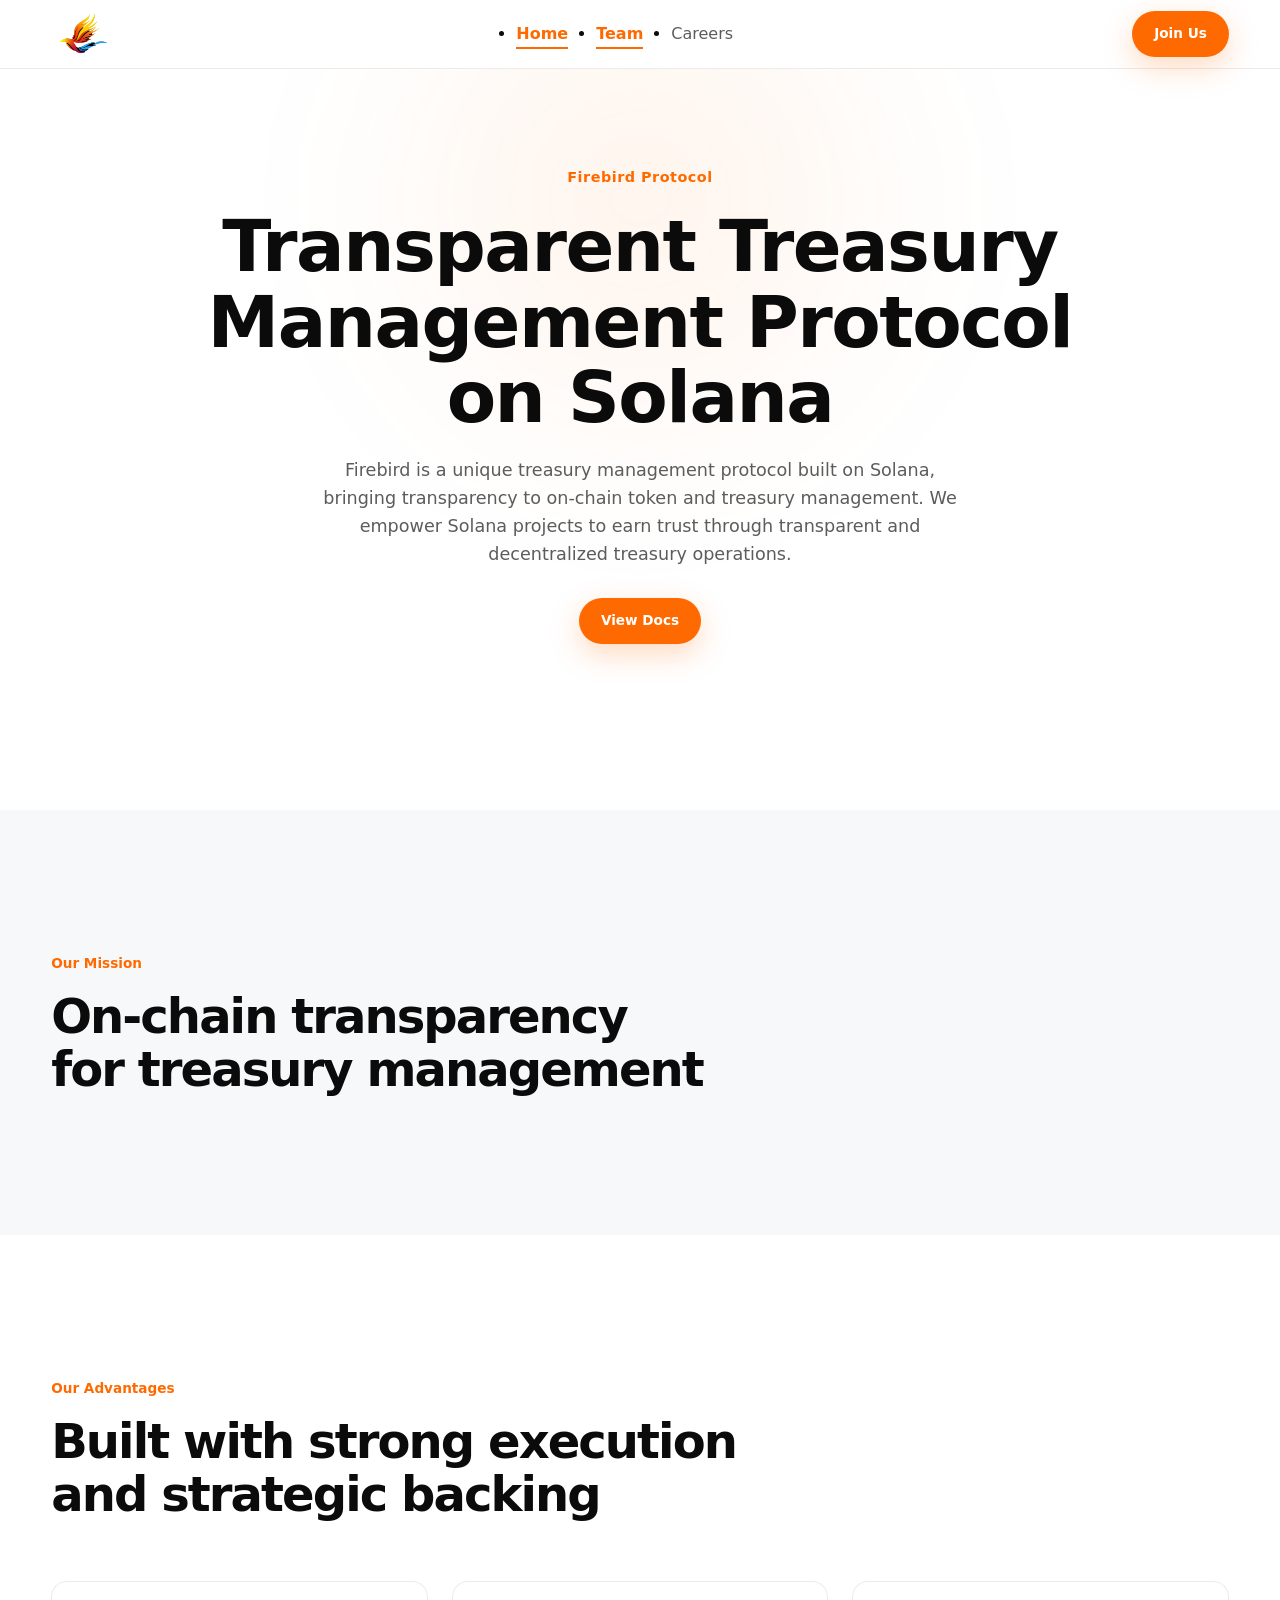
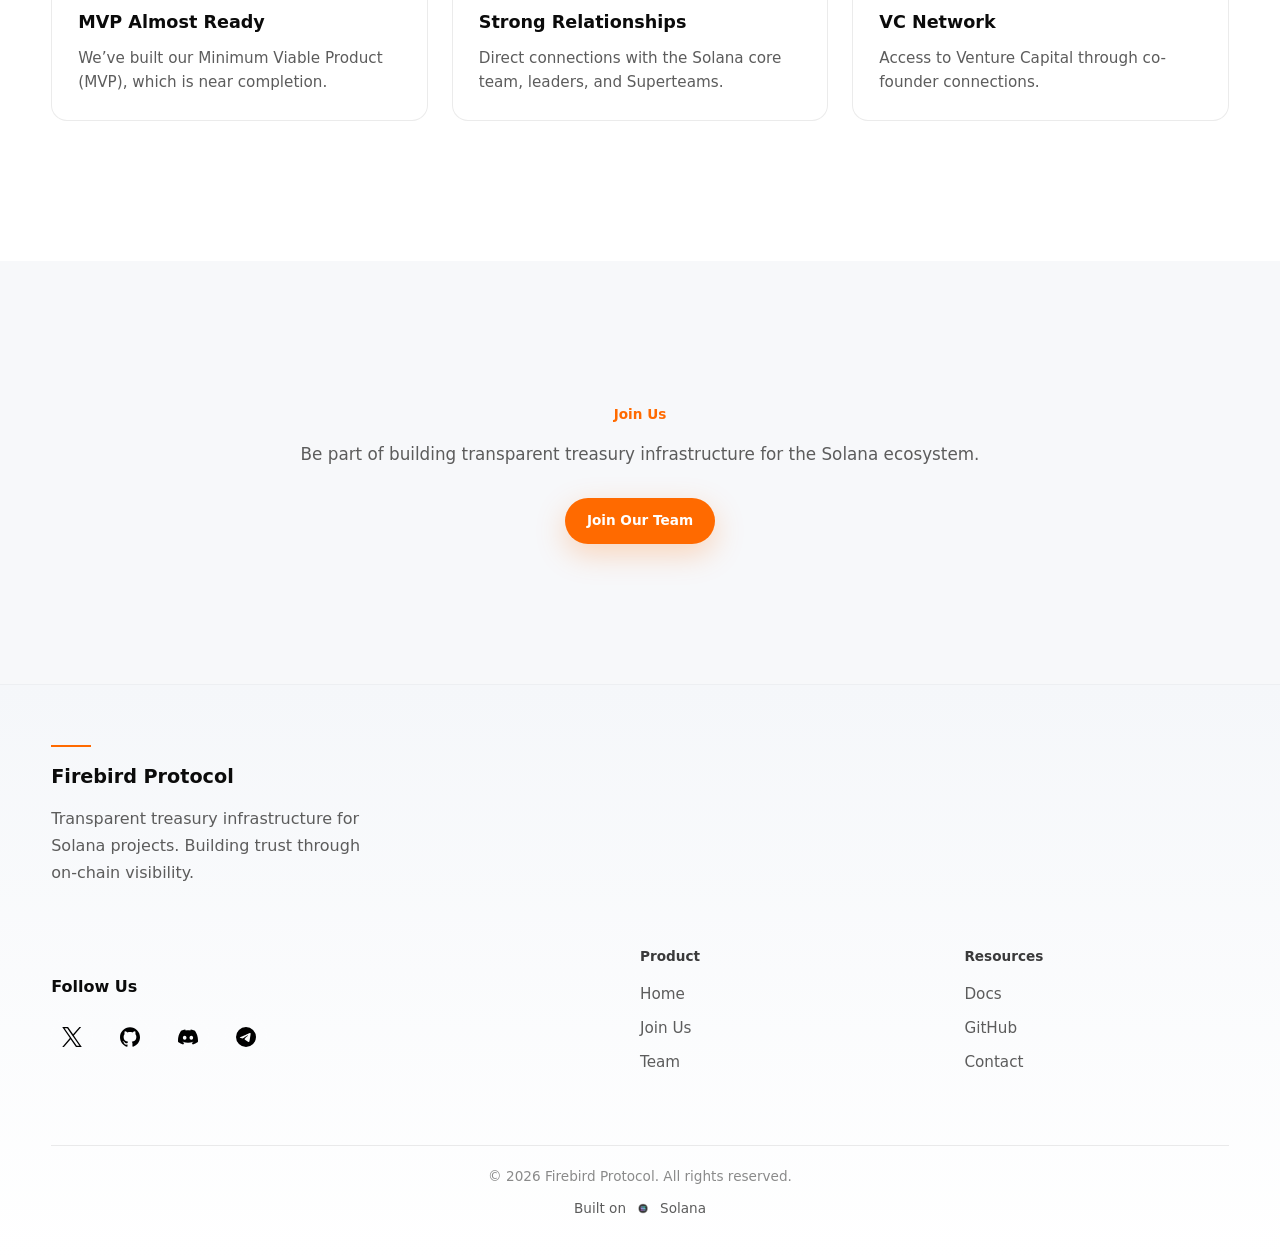
<file: index.html>
<!DOCTYPE html>

<html lang="en">

<head>

<meta charset="UTF-8">

<meta name="viewport"
content="width=device-width, initial-scale=1.0">

<title>Firebird Protocol | Transparent Treasury Management on Solana</title>

<link rel="stylesheet" href="global.css">
<link rel="stylesheet" href="navbar.css">
<link rel="stylesheet" href="footer.css">
<link rel="stylesheet" href="team.css">


</head>

<body>

<!-- NAVBAR -->
<header class="fb-header">

  <div class="container">

    <nav class="fb-nav">

      <!-- LOGO -->
      <a href="index.html" class="fb-logo" >

 <img src="assets/images/Firebird-logo.png" alt="Firebird Protocol Logo">
        
      </a>

      <!-- DESKTOP MENU -->
      <ul class="fb-menu">
        <li><a href="index.html">Home</a></li>
        <li><a href="team.html" class="active">Team</a></li>
        <li><a href="careers.html">Careers</a></li>
      </ul>

      <!-- CTA -->
      <a href="#" class="fb-btn">Join Us</a>

      <!-- MOBILE TOGGLE -->
      <div class="fb-toggle" id="menuToggle">
        <span></span>
        <span></span>
      </div>

    </nav>

  </div>

  <!-- MOBILE MENU -->
  <div class="fb-mobile" id="mobileMenu">

    <a href="index.html">Home</a>
    <a href="team.html" class="active">Team</a>
    <a href="careers.html">Careers</a>

    <a href="#" class="fb-mobile-btn">Join Us</a>

  </div>

</header>



<!-- HERO -->

<section class="hero">

  <div class="hero-center">

    <p class="hero-brand">Firebird Protocol</p>

    <h1>
      Transparent Treasury<br>
      Management Protocol<br>
      on Solana
    </h1>

    <p class="hero-desc">
      Firebird is a unique treasury management protocol built on Solana, bringing transparency to on-chain token and treasury management. We empower Solana projects to earn trust through transparent and decentralized treasury operations.
    </p>

    <div class="hero-actions">
      <a href="#" class="fb-btn">View Docs</a>
    </div>

  </div>

</section>


      <!-- MISSION -->
      
<section class="mission">

    <div class="container">

        <div class="mission-wrapper">

            <span class="section-label">
                Our Mission
            </span>

            <h2>
                On-chain transparency<br>
                for treasury management
            </h2>

        </div>

    </div>

</section>


<section class="advantages">

  <div class="container">

    <div class="section-header">

      <span class="section-label">
        Our Advantages
      </span>

      <h2>
        Built with strong execution<br>
        and strategic backing
      </h2>

    </div>

    <div class="adv-grid">

      <div class="adv-card">
        <h3>MVP Almost Ready</h3>
        <p>
          We’ve built our Minimum Viable Product (MVP),
          which is near completion.
        </p>
      </div>

      <div class="adv-card">
        <h3>Strong Relationships</h3>
        <p>
          Direct connections with the Solana core team,
          leaders, and Superteams.
        </p>
      </div>

      <div class="adv-card">
        <h3>VC Network</h3>
        <p>
          Access to Venture Capital through co-founder connections.
        </p>
      </div>

    </div>

  </div>

</section>

<section class="cta">

  <div class="container">

    <div class="cta-box">

      <span class="section-label">
        Join Us
      </span>

      <p>
        Be part of building transparent treasury infrastructure
        for the Solana ecosystem.
      </p>

      <div class="cta-actions">

  <a href="#" class="fb-btn">Join Our Team </a>

      </div>
    </div>
  </div>
 
</section>



<footer class="fb-footer">

  <div class="container">

    <div class="footer-grid">

      <!-- Brand -->
      <div class="footer-brand">
        <div class="footer-accent"></div>
        <h3>Firebird Protocol</h3>
        <p>
          Transparent treasury infrastructure for Solana projects.
          Building trust through on-chain visibility.
        </p>
      </div>
      
      <div class="footer-socials">

    <h4>Follow Us</h4>

    <div class="social-icons">

  <a href="#">
    <img src="assets/images/x.svg" alt="X">
  </a>

  <a href="#">
    <img src="assets/images/github.svg" alt="GitHub">
  </a>

  <a href="#">
    <img src="assets/images/discord.svg" alt="Discord">
  </a>

  <a href="#">
    <img src="assets/images/telegram.svg" alt="Telegram">
  </a>

</div>

</div>

      <!-- Navigation -->
      <div class="footer-links">
        <h4>Product</h4>
        <a href="#">Home</a>
        <a href="#">Join Us</a>
        <a href="#">Team</a>
      </div>

      <!-- Social / Resources -->
      <div class="footer-links">
        <h4>Resources</h4>
        <a href="#">Docs</a>
        <a href="#">GitHub</a>
        <a href="#">Contact</a>
      </div>

    </div>

  <div class="footer-bottom">

  <div class="footer-center">

    <span>© 2026 Firebird Protocol. All rights reserved.</span>

    <div class="built-on">
      Built on
      <img src="assets/images/Solanalogo.png" alt="Solana Logo">
      <span>Solana</span>
    </div>

  </div>

</div>

</footer>

<script src="assets/JS/main.js"></script>
</body>

</html>
</file>
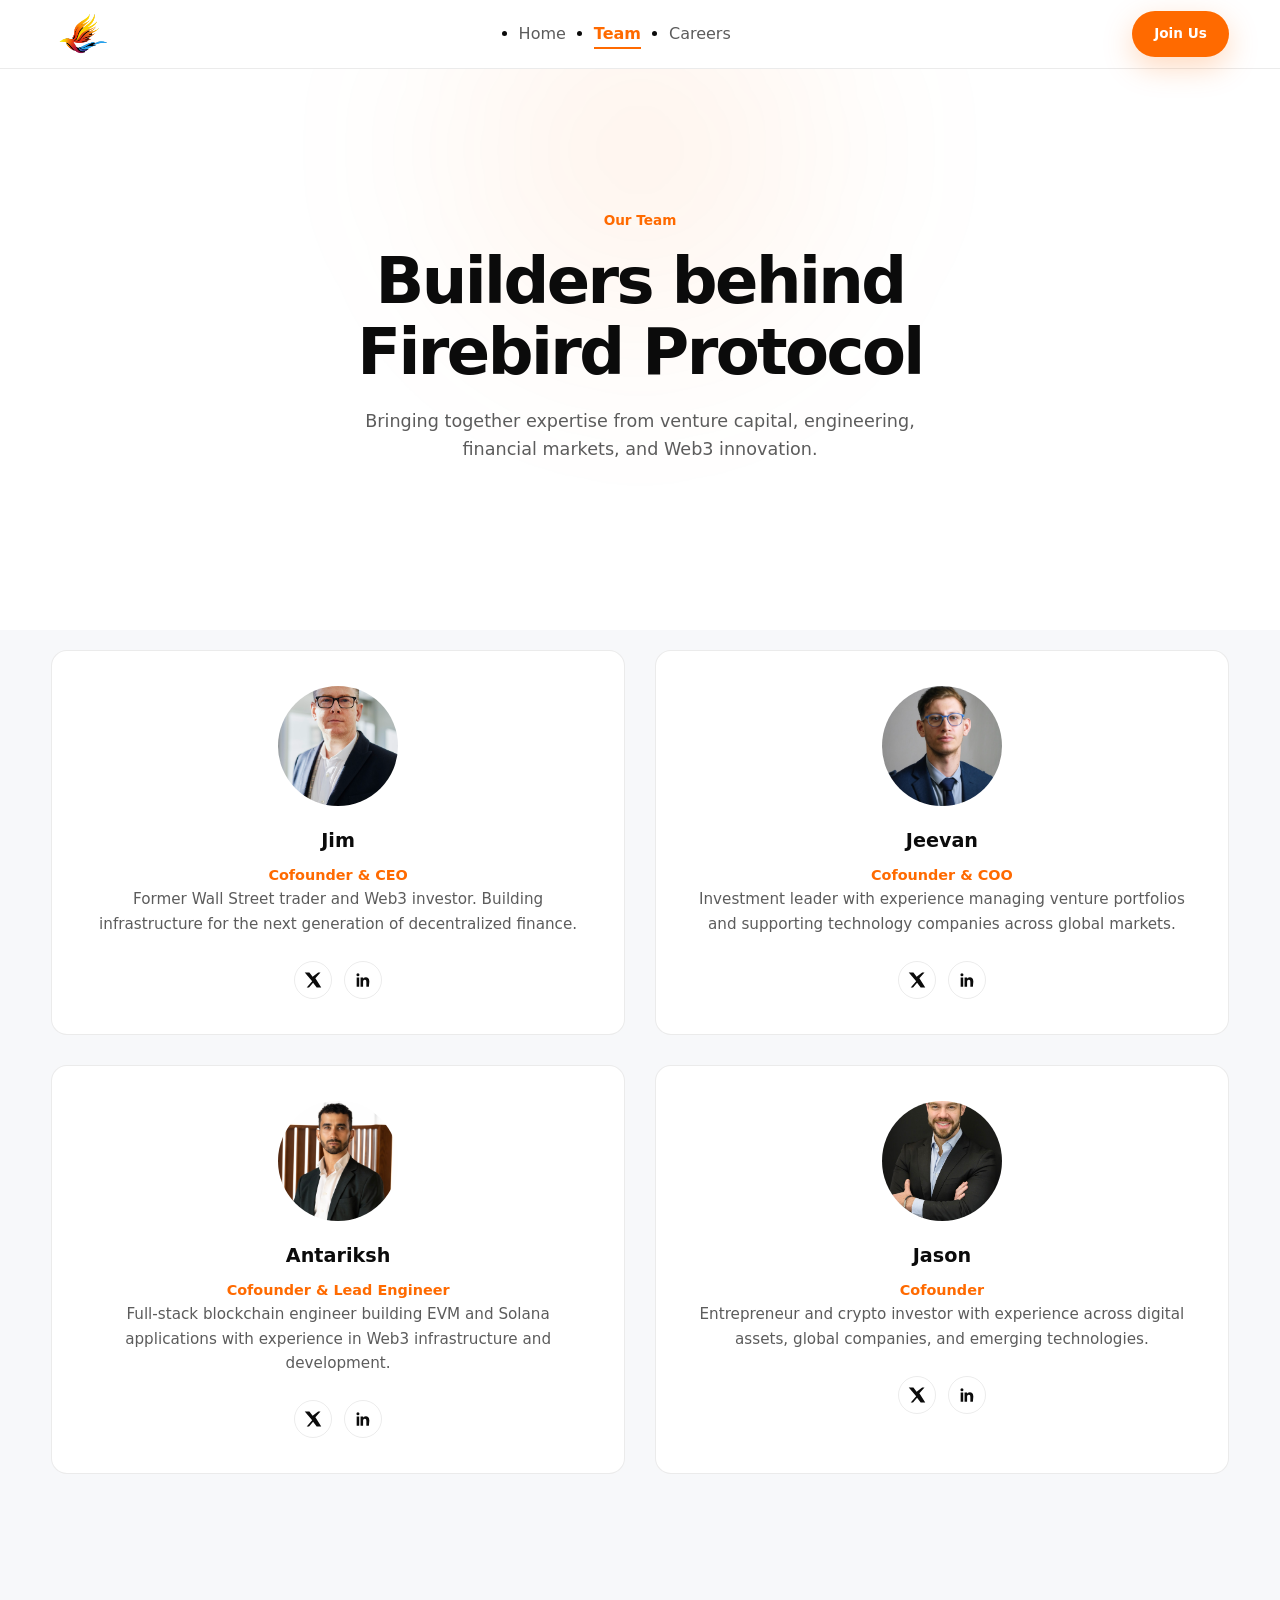
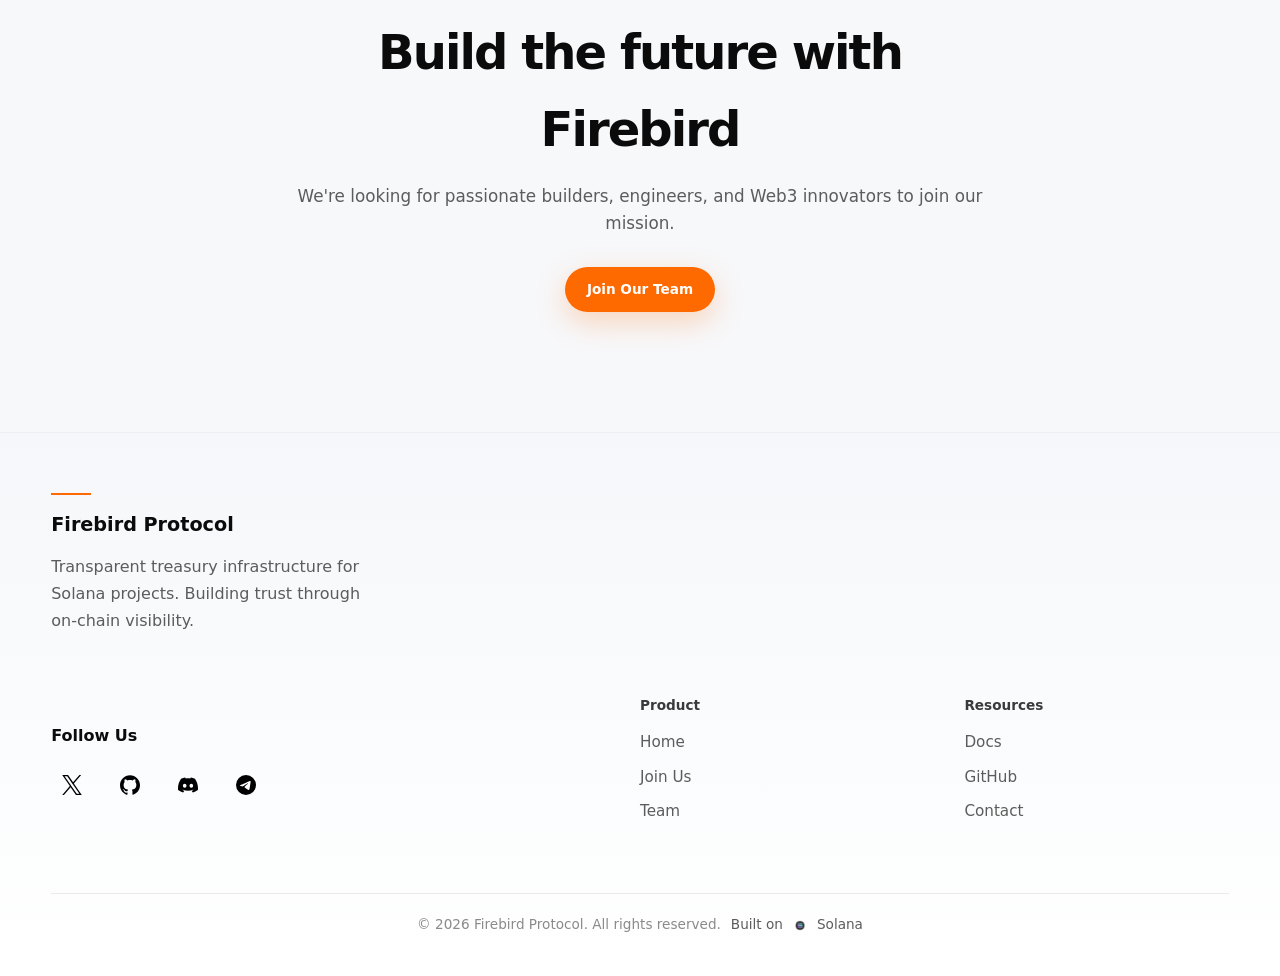
<file: team.html>
<!DOCTYPE html>

<html lang="en">

<head>

<meta charset="UTF-8">

<meta name="viewport"
content="width=device-width, initial-scale=1.0">

<title>Team</title>

<link rel="stylesheet" href="global.css">
<link rel="stylesheet" href="navbar.css">
<link rel="stylesheet" href="footer.css">
<link rel="stylesheet" href="team.css">


</head>

<body>


<!-- NAVBAR -->
<header class="fb-header">

  <div class="container">

    <nav class="fb-nav">

      <!-- LOGO -->
      <a href="index.html" class="fb-logo" >

 <img src="assets/images/Firebird-logo.png" alt="Firebird Protocol Logo">
        
      </a>

      <!-- DESKTOP MENU -->
      <ul class="fb-menu">
        <li><a href="index.html">Home</a></li>
        <li><a href="team.html" class="active">Team</a></li>
        <li><a href="careers.html">Careers</a></li>
      </ul>

      <!-- CTA -->
      <a href="#" class="fb-btn">Join Us</a>

      <!-- MOBILE TOGGLE -->
      <div class="fb-toggle" id="menuToggle">
        <span></span>
        <span></span>
      </div>

    </nav>

  </div>

  <!-- MOBILE MENU -->
  <div class="fb-mobile" id="mobileMenu">

    <a href="index.html">Home</a>
    <a href="team.html" class="active">Team</a>
    <a href="careers.html">Careers</a>

    <a href="#" class="fb-mobile-btn">Join Us</a>

  </div>

</header>


<section class="team-hero">

  <div class="container">

    <span class="section-label">Our Team</span>

    <h1>
      Builders behind Firebird Protocol
    </h1>

    <p>
      Bringing together expertise from venture capital,
      engineering, financial markets, and Web3 innovation.
    </p>

  </div>

</section>


<section class="team-section">

  <div class="container">

    <div class="team-grid">

      <!-- Jim -->
  <div class="team-card">

    <div class="team-image">
        <img src="assets/images/Jim.jpeg" alt="Jim">
    </div>

    <h3>Jim</h3>

    <span class="team-role">
        Cofounder & CEO
    </span>

    <p>
        Former Wall Street trader and Web3 investor.
        Building infrastructure for the next generation
        of decentralized finance.
    </p>


<div class="team-socials">

    <a href="#" aria-label="Twitter">

        <svg viewBox="0 0 24 24">
            <path d="M18.9 2H22l-6.8 7.8L23 22h-6.1l-4.8-6.2L6.7 22H3.6l7.3-8.4L1 2h6.2l4.3 5.7L18.9 2z"/>
        </svg>

    </a>


    <a href="#" aria-label="LinkedIn">

        <svg viewBox="0 0 24 24">
            <path d="M6.94 8.5H3.56V21h3.38V8.5zM5.25 3a2 2 0 1 0 0 4 2 2 0 0 0 0-4zM20.44 13.93c0-3.76-2-5.51-4.66-5.51-2.15 0-3.12 1.18-3.66 2V8.5H8.74V21h3.38v-6.19c0-1.63.31-3.21 2.33-3.21 1.99 0 2.02 1.87 2.02 3.31V21h3.38l.59-7.07z"/>
        </svg>

    </a>

</div>

</div>

      <!-- Jeevan -->
<div class="team-card">

    <div class="team-image">
        <img src="assets/images/Jeevan.jpeg" alt="Jeevan">
    </div>

    <h3>Jeevan</h3>

    <span class="team-role">
        Cofounder & COO
    </span>

    <p>
        Investment leader with experience managing
        venture portfolios and supporting technology
        companies across global markets.
    </p>

<div class="team-socials">

    <a href="#" aria-label="Twitter">

        <svg viewBox="0 0 24 24">
            <path d="M18.9 2H22l-6.8 7.8L23 22h-6.1l-4.8-6.2L6.7 22H3.6l7.3-8.4L1 2h6.2l4.3 5.7L18.9 2z"/>
        </svg>

    </a>


    <a href="#" aria-label="LinkedIn">

        <svg viewBox="0 0 24 24">
            <path d="M6.94 8.5H3.56V21h3.38V8.5zM5.25 3a2 2 0 1 0 0 4 2 2 0 0 0 0-4zM20.44 13.93c0-3.76-2-5.51-4.66-5.51-2.15 0-3.12 1.18-3.66 2V8.5H8.74V21h3.38v-6.19c0-1.63.31-3.21 2.33-3.21 1.99 0 2.02 1.87 2.02 3.31V21h3.38l.59-7.07z"/>
        </svg>

    </a>

</div>

</div>

      <!-- Antariksh -->
<div class="team-card">

    <div class="team-image">
        <img src="assets/images/Antariksh.jpeg" alt="Antariksh">
    </div>

    <h3>Antariksh</h3>

    <span class="team-role">
        Cofounder & Lead Engineer
    </span>

    <p>
        Full-stack blockchain engineer building
        EVM and Solana applications with experience
        in Web3 infrastructure and development.
    </p>

    <div class="team-socials">

    <a href="#" aria-label="Twitter">

        <svg viewBox="0 0 24 24">
            <path d="M18.9 2H22l-6.8 7.8L23 22h-6.1l-4.8-6.2L6.7 22H3.6l7.3-8.4L1 2h6.2l4.3 5.7L18.9 2z"/>
        </svg>

    </a>


    <a href="#" aria-label="LinkedIn">

        <svg viewBox="0 0 24 24">
            <path d="M6.94 8.5H3.56V21h3.38V8.5zM5.25 3a2 2 0 1 0 0 4 2 2 0 0 0 0-4zM20.44 13.93c0-3.76-2-5.51-4.66-5.51-2.15 0-3.12 1.18-3.66 2V8.5H8.74V21h3.38v-6.19c0-1.63.31-3.21 2.33-3.21 1.99 0 2.02 1.87 2.02 3.31V21h3.38l.59-7.07z"/>
        </svg>

    </a>

</div>

</div>

      <!-- Jason -->
<div class="team-card">

    <div class="team-image">
        <img src="assets/images/Jason.jpeg" alt="Jason">
    </div>

    <h3>Jason</h3>

    <span class="team-role">
        Cofounder
    </span>

    <p>
        Entrepreneur and crypto investor with
        experience across digital assets, global
        companies, and emerging technologies.
    </p>

<div class="team-socials">

    <a href="#" aria-label="Twitter">

        <svg viewBox="0 0 24 24">
            <path d="M18.9 2H22l-6.8 7.8L23 22h-6.1l-4.8-6.2L6.7 22H3.6l7.3-8.4L1 2h6.2l4.3 5.7L18.9 2z"/>
        </svg>

    </a>


    <a href="#" aria-label="LinkedIn">

        <svg viewBox="0 0 24 24">
            <path d="M6.94 8.5H3.56V21h3.38V8.5zM5.25 3a2 2 0 1 0 0 4 2 2 0 0 0 0-4zM20.44 13.93c0-3.76-2-5.51-4.66-5.51-2.15 0-3.12 1.18-3.66 2V8.5H8.74V21h3.38v-6.19c0-1.63.31-3.21 2.33-3.21 1.99 0 2.02 1.87 2.02 3.31V21h3.38l.59-7.07z"/>
        </svg>

    </a>

</div>

</div>
  
  </section>
  
  <!-- TEAM CTA -->

<section class="team-cta">

  <div class="container">

    <div class="team-cta-box">

      <h2>
        Build the future with Firebird
      </h2>

      <p>
        We're looking for passionate builders,
        engineers, and Web3 innovators to join our mission.
      </p>

      <a href="#" class="fb-btn">
        Join Our Team
      </a>

    </div>

  </div>

</section>





<footer class="fb-footer">

  <div class="container">

    <div class="footer-grid">

      <!-- Brand -->
      <div class="footer-brand">
        <div class="footer-accent"></div>
        <h3>Firebird Protocol</h3>
        <p>
          Transparent treasury infrastructure for Solana projects.
          Building trust through on-chain visibility.
        </p>
      </div>
      
      <div class="footer-socials">

    <h4>Follow Us</h4>

        <div class="social-icons">

  <a href="#">
    <img src="assets/images/x.svg" alt="X">
  </a>

  <a href="#">
    <img src="assets/images/github.svg" alt="GitHub">
  </a>

  <a href="#">
    <img src="assets/images/discord.svg" alt="Discord">
  </a>

  <a href="#">
    <img src="assets/images/telegram.svg" alt="Telegram">
  </a>

</div>

</div>

      <!-- Navigation -->
      <div class="footer-links">
        <h4>Product</h4>
        <a href="#">Home</a>
        <a href="#">Join Us</a>
        <a href="#">Team</a>
      </div>

      <!-- Social / Resources -->
      <div class="footer-links">
        <h4>Resources</h4>
        <a href="#">Docs</a>
        <a href="#">GitHub</a>
        <a href="#">Contact</a>
      </div>

    </div>

    <div class="footer-bottom">

      <p>© 2026 Firebird Protocol. All rights reserved.</p>

      
      <div class="built-on">
      Built on
      <img src="assets/images/Solanalogo.png" alt="Solana Logo">
      <span>Solana</span>
    </div>

    </div>

  </div>

</footer>

<script src="assets/JS/main.js"></script>
</body>

</html>
</file>
<file: global.css>
/* ==========================
   FIREBIRD DESIGN SYSTEM v2 (PREMIUM)
========================== */

:root{

  /* =========================
     CORE BACKGROUND SYSTEM
  ========================= */

  --bg:#FFFFFF;
  --bg-soft:#F7F8FA;
  
  /* Surfaces */
  --surface:#FFFFFF;
  --surface-alt:#F3F5F7;

  /* =========================
     TEXT SYSTEM (IMPROVED READABILITY)
  ========================= */

  --text:#0B0B0B;
  --text-secondary:#5C5C5C;
  --text-muted:#8A8A8A;

  /* =========================
     BRAND COLORS
  ========================= */

  --primary:#FF6A00;  /* Orange CTA */
  --secondary:#3B9BFF;  /* Blue Accent */

  --highlight:#FFC700;   /* Gold highlight */
  
    /* =========================
     BORDERS
  ========================= */

  --border:rgba(0,0,0,0.08);
  
  

  /* =========================
     LAYOUT
  ========================= */

  --container:1200px;

  /* =========================
     RADIUS (more modern = softer)
  ========================= */

  --radius-sm:10px;
  --radius-md:16px;
  --radius-lg:24px;

  /* =========================
     TYPOGRAPHY CONTROL
  ========================= */

  --line-height:1.6;

}

/* ==========================
   RESET (CLEANER)
========================== */

*,
*::before,
*::after{
  margin:0;
  padding:0;
  box-sizing:border-box;
}

html{
  scroll-behavior:smooth;
  -webkit-font-smoothing:antialiased;
  -moz-osx-font-smoothing:grayscale;
  overflow-x:hidden;

}

body{
  background:var(--bg);
  color:var(--text);
  font-family:system-ui, sans-serif;
  line-height:var(--line-height);
  overflow-x:hidden;
 
}

/* ==========================
   CONTAINER
========================== */

.container{
  width:92%;
  max-width:var(--container);
  margin:0 auto;
}

/* ==========================
   LINKS
========================== */

a{
  text-decoration:none;
  color:inherit;
}

/* ==========================
   IMAGES
========================== */

img{
  max-width:100%;
  display:block;
}

/* ==========================
   SECTIONS (KEY FOR PREMIUM FEEL)
========================== */

section{
  padding:110px 0;
}




/* ==========================
   FULL SCREEN HERO (APPLE STYLE)
========================== */

.hero{
  min-height:90vh;
  display:flex;
  align-items:center;
  justify-content:center;
  text-align:center;
  background:var(--surface);
  position:relative;
  padding:0 20px;
}

/* soft light atmosphere */
.hero::before{
  content:"";
  position:absolute;
  width:800px;
  height:800px;
  background:radial-gradient(circle, rgba(255,106,0,0.08), transparent 60%);
  top:-200px;
  left:50%;
  transform:translateX(-50%);
  filter:blur(60px);
  z-index:0;
}

/* center wrapper */
.hero-center{
  position:relative;
  z-index:1;
  max-width:900px;
}

/* brand label */
.hero-brand{
  font-size:0.9rem;
  color:var(--primary);
  font-weight:600;
  margin-bottom:20px;
  letter-spacing:0.5px;
}

/* main title */
.hero-center h1{
  font-size:4.5rem;
  line-height:1.05;
  letter-spacing:-1.5px;
  color:var(--text);
  margin-bottom:20px;
}

@media(max-width:900px){

.hero-center h1{
    font-size:2.4rem;
}

.hero-desc{
    font-size:1rem;
}

}

/* description */
.hero-desc{
  font-size:1.1rem;
  color:var(--text-secondary);
  max-width:650px;
  margin:0 auto 30px;
  line-height:1.6;
}

/* CTA */
.hero-actions{
  display:flex;
  justify-content:center;
}









/* ==========================
   MISSION SECTION
========================== */

.mission{
    padding:140px 0;
    background:var(--bg-soft);
    text-align:left;
}

.mission-wrapper{
    max-width:800px;
}


.mission h2{
    font-size:3rem;
    line-height:1.1;
    letter-spacing:-0.04em;
    color:var(--text);
}




/* ==========================
   ADVANTAGES SECTION
========================== */

.advantages{
    padding:140px 0;
    background:var(--surface);
}

.section-header{
    text-align:left;
    margin-bottom:60px;
}

.section-label{
    display:inline-block;
    color:var(--primary);
    font-size:0.85rem;
    font-weight:600;
    margin-bottom:15px;
}

.section-header h2{
    font-size:3rem;
    line-height:1.1;
    letter-spacing:-0.04em;
}

/* GRID */
.adv-grid{
    display:grid;
    grid-template-columns:repeat(3, 1fr);
    gap:24px;
}

/* CARD */
.adv-card{
    background:var(--surface);
    border:1px solid var(--border);
    border-radius:var(--radius-md);
    padding:26px;
    transition:all .25s ease;
}

.adv-card:hover{
    transform:translateY(-6px);
    box-shadow:0 20px 50px rgba(0,0,0,0.08);
}

.adv-card h3{
    font-size:1.1rem;
    margin-bottom:10px;
}

.adv-card p{
    color:var(--text-secondary);
    line-height:1.6;
    font-size:0.95rem;
}

@media(max-width:900px){

    .adv-grid{
        grid-template-columns:1fr;
    }

    .section-header h2{
        font-size:2rem;
    }
}


/* ==========================
   CTA SECTION
========================== */

.cta{
    padding:140px 0;
    background:var(--bg-soft);
}

.cta-box{
    text-align:center;

    max-width:700px;
    margin:auto;
}



/* heading */
.cta-box h2{
    font-size:3rem;
    letter-spacing:-0.04em;
    margin-bottom:15px;
}

/* text */
.cta-box p{
    color:var(--text-secondary);
    font-size:1.05rem;
    line-height:1.6;
    margin-bottom:30px;
}


.cta .fb-btn:hover{
    transform:translateY(-2px);
    box-shadow:0 18px 50px rgba(255,106,0,0.35);
}






 /* page dissolves in/out” feel  */
body{
    opacity:1;
    transition:opacity 0.35s ease;
}

/* page load start state */
body.fade-out{
    opacity:0;
}




 /* CSS for active state  */
.fb-menu a.active{
    color: var(--primary);
    position: relative;
    font-weight:600;
}

.fb-menu a.active::after{
    width:100%;
}






.footer-socials{
    margin-top:28px;
}

.footer-socials h4{
    margin-bottom:16px;
    font-size:1rem;
    font-weight:600;
    color:var(--text-primary);
}

.social-icons{
    display:flex;
    gap:16px;
}

.social-icons a{
    width:42px;
    height:42px;

    display:flex;
    align-items:center;
    justify-content:center;

    border-radius:50%;

    background:rgba(255,255,255,.06);

    border:1px solid rgba(255,255,255,.10);

    color:var(--text-secondary);

    transition:all .3s ease;
}

.social-icons a:hover{
    color:var(--primary);
    border-color:var(--primary);
    background:rgba(255,255,255,.10);
    transform:translateY(-3px);
}

@media (max-width: 768px){

    .footer-socials{
        margin-top:24px;
        text-align:center;
    }

    .footer-socials h4{
        margin-bottom:14px;
    }

    .social-icons{
        display:flex;
        justify-content:center;
        align-items:center;
        flex-wrap:wrap;
        gap:14px;
    }

    .social-icons a{
        width:40px;
        height:40px;
        font-size:1rem;
    }

}


.social-icons img{
    width:20px;
    height:20px;
    display:block;
}

.footer-grid{
    display:grid;
    grid-template-columns:2fr 1fr 1fr;
    gap:40px;
}


.footer-socials{
    grid-column:1;
}
</file>
<file: navbar.css>
/* ==========================
   NAVBAR (APPLE-LEVEL CLEAN)
========================== */

.fb-header{
  position:fixed;
  top:0;
  left:0;
  width:100%;
  z-index:9999;

  background:var(--surface);
  backdrop-filter:blur(22px);
  -webkit-backdrop-filter:blur(22px);

  border-bottom:1px solid var(--border);
  max-width:100%;
  transition:all 0.25s ease;
}

.fb-header.scrolled{
    background:rgba(255,255,255,.95);
    box-shadow:0 10px 30px rgba(0,0,0,.08);
}

/* NAV */
.fb-nav{
  height:68px;
  width:100%;
  display:flex;
  align-items:center;
  justify-content:space-between;
  max-width:100%;
}

/* LOGO (CLEANER, LESS CLUTTER) */
.fb-logo{ 
  display: flex;
  align-items: center;
}

.fb-logo img{
    height: 46px;
    width: 66px;
    display: block;
}



/* MENU */
.fb-menu{
  display:flex;
  gap:28px;
  flex-shrink:0;
}

.fb-menu a{
    position:relative;
    color:var(--text-secondary);
    font-weight:500;
    transition:.25s ease;
}


.fb-menu a::after{
  content:"";
  position:absolute;
  left:0;
  bottom:-6px;
  width:0;
  height:2px;
  background:var(--primary);
  transition:.25s ease;
}


.fb-menu a:hover{
    color:var(--text);
}

.fb-menu a:hover::after{
    width:100%;
}



/* CTA (MORE PREMIUM, LESS “GRADIENT NOISE”) */
.fb-btn{
  display:inline-flex;
  align-items:center;
  justify-content:center;
  
  padding:12px 22px;
  border-radius:999px;
  background:var(--primary);
  color:#FFF;
  
  text-decoration:none;
  
  font-weight:600;
  font-size:0.85rem;
  transition:0.2s ease;
  flex-shrink:0;
  
  box-shadow:0 10px 30px rgba(255,106,0,0.25);
}

.fb-btn:hover{
  transform:translateY(-2px);
  background:#FF7A1A;
  box-shadow:0 14px 40px rgba(255,106,0,0.35);
}

/* ==========================
   MOBILE TOGGLE (CLEAN ANIMATION)
========================== */

.fb-toggle{
  display:none;
  width:30px;
  height:24px;
  position:relative;
  cursor:pointer;
  flex-shrink:0;
}

.fb-toggle span{
  position:absolute;
  width:100%;
  height:2px;
  background:var(--primary);
  transition:0.25s ease;
  border-radius:2px;
}

/* bars */
.fb-toggle span:nth-child(1){ top:6px; }
.fb-toggle span:nth-child(2){ bottom:6px; }

/* X animation */
.fb-toggle.active span:nth-child(1){
  transform:rotate(45deg);
  top:11px;
}

.fb-toggle.active span:nth-child(2){
  transform:rotate(-45deg);
  bottom:11px;
}

/* ==========================
   MOBILE MENU (CLEAN SLIDE)
========================== */

.fb-mobile{
  position:fixed;
  top:68px;
  right:-100%;
  width:100%;
  height:calc(100vh - 68px);

  background:rgba(255,255,255,0.95);
  backdrop-filter:blur(25px);

  display:flex;
  flex-direction:column;
  padding:30px;

  gap:20px;

  transition:0.35s ease;
}

.fb-mobile.active{
  right:0;
}

.fb-mobile a{
  font-size:1.1rem;
  color:var(--text-secondary);
}

.fb-mobile-btn{
  margin-top:10px;
  padding:14px;
  text-align:center;
  border-radius:var(--radius-sm);
  background:var(--primary);
  color:#0A0A0A;
  font-weight:600;
}

/* ==========================
   RESPONSIVE
========================== */

@media(max-width:900px){

  .fb-menu,
  .fb-header .fb-btn{
    display:none;
  }

  .fb-toggle{
    display:block;
  }
}
</file>
<file: footer.css>
/* ==========================
   PREMIUM FOOTER (APPLE-STYLE DEPTH)
========================== */

.fb-footer{
  background:linear-gradient(to bottom, #F5F7FA, #FFFFFF);
  border-top:none;
  padding:0px 0 40px;
}

/* add subtle top separation */
.fb-footer::before{
  content:"";
  display:block;
  height:1px;
  background:rgba(0,0,0,0.03);
  margin-bottom:60px;
}

.footer-grid{
  display:grid;
  grid-template-columns:2fr 1fr 1fr;
  gap:60px;
  margin-bottom:60px;
}

/* brand block */
.footer-brand h3{
  font-size:1.2rem;
  font-weight:600;
  margin-bottom:12px;
}

.footer-brand p{
  color:var(--text-secondary);
  max-width:320px;
  line-height:1.7;
}

/* links */
.footer-links h4{
  font-size:0.85rem;
  font-weight:600;
  margin-bottom:14px;
  color:var(--text);
  opacity:0.8;
}

.footer-links a{
  display:block;
  font-size:0.95rem;
  color:var(--text-secondary);
  margin-bottom:10px;
  transition:0.2s ease;
}

.footer-links a:hover{
  color:var(--primary);
  transform:translateX(3px);
}

/* bottom */
.footer-bottom{
  border-top:1px solid var(--border);
  padding-top:20px;
  display:flex;
  text-align:center;
  place-items:center; /* ← Centers both horizontally and vertically */
  justify-content:center;
  flex-wrap:wrap;
  gap:10px;
  color:var(--text-muted);
  font-size:0.85rem;
}

.footer-center{
    display:flex;
    flex-direction:column;
    align-items:center;
    justify-content:center;

    gap:10px;

    text-align:center;
    color:var(--text-muted);
    font-size:0.85rem;
    width: auto; /* ← ADD THIS - makes it shrink to content */
}

.built-on{
    display:flex;
    align-items:center;
    gap:8px;

    font-weight:500;
    color:var(--text-secondary);
}

.built-on img{
    width:18px;
    height:18px;
    object-fit:contain;
    opacity:0.9;
}

/* accent line */
.footer-accent{
  width:40px;
  height:2px;
  background:var(--primary);
  margin-bottom:15px;
}

/* MOBILE */
@media(max-width:900px){
  .footer-grid{
    grid-template-columns:1fr;
    gap:30px;
  }

  .footer-bottom{
    flex-direction:column;
    align-items:center;
  }
}
</file>
<file: team.css>
/* ==========================
   FIREBIRD TEAM PAGE
========================== */


/* ==========================
   TEAM HERO
========================== */

.team-hero{
    min-height:70vh;
    display:flex;
    align-items:center;
    justify-content:center;
    text-align:center;
    background:var(--surface);
    position:relative;
    padding:120px 20px 80px;
}


.team-hero::before{
    content:"";
    position:absolute;
    width:700px;
    height:700px;
    background:radial-gradient(
        circle,
        rgba(255,106,0,0.08),
        transparent 60%
    );

    top:-200px;
    left:50%;
    transform:translateX(-50%);
    filter:blur(60px);
}


.team-hero .container{
    position:relative;
    z-index:1;
    max-width:800px;
}


.team-label{
    color:var(--primary);
    font-size:.85rem;
    font-weight:600;
    margin-bottom:20px;
}


.team-hero h1{
    font-size:4rem;
    line-height:1.1;
    letter-spacing:-0.04em;
    margin-bottom:20px;
}


.team-hero p{
    color:var(--text-secondary);
    max-width:600px;
    margin:auto;
    font-size:1.1rem;
}



/* ==========================
   TEAM MEMBERS SECTION
========================== */

.team-section{
    padding:20px 0;
    background:var(--bg-soft);
}


.team-header{
    text-align:center;
    max-width:700px;
    margin:0 auto 60px;
}


.team-header h2{
    font-size:3rem;
    letter-spacing:-0.04em;
    margin-bottom:15px;
}


.team-header p{
    color:var(--text-secondary);
}



/* ==========================
   TEAM GRID
========================== */

.team-grid{
    display:grid;
    grid-template-columns:repeat(2,1fr);
    gap:30px;
}



/* ==========================
   MEMBER CARD
========================== */

.team-card{
    background:var(--surface);
    border:1px solid var(--border);
    border-radius:var(--radius-md);
    padding:35px 30px;
    text-align:center;
    transition:.25s ease;
}


.team-card:hover{
    transform:translateY(-8px);
    box-shadow:
    0 20px 50px rgba(0,0,0,.08);
}



/* IMAGE */

.team-image{
    width:120px;
    height:120px;
    margin:0 auto 20px;
    border-radius:50%;
    overflow:hidden;
    background:var(--surface-alt);
}


.team-image img{

    width:100%;

    height:100%;

    object-fit:cover;

}



/* TEXT */

.team-card h3{

    font-size:1.2rem;

    margin-bottom:5px;

}


.team-role{

    color:var(--primary);

    font-size:.9rem;

    font-weight:600;

    margin-bottom:15px;

}


.team-card p{

    color:var(--text-secondary);

    font-size:.95rem;

    line-height:1.6;

}

.team-card ul{
    text-align:left;
    margin-top:20px;
    padding-left:20px;
    color:var(--text-secondary);
    font-size:.95rem;
    line-height:1.6;
}


.team-card li{
    margin-bottom:10px;
}


.team-card ul{
    display:block;
    margin:20px 0 0;
    padding-left:20px;
    text-align:left;
}

.team-card ul li{
    display:list-item;
    color:#5C5C5C;
    font-size:0.95rem;
    line-height:1.7;
    margin-bottom:12px;
}






/* ==========================
   TEAM SOCIALS
========================== */

.team-socials{

    margin-top:25px;

    display:flex;

    justify-content:center;

    gap:12px;

}


.team-socials a svg{
    width:18px;
    height:18px;
    fill:currentColor;
}

.team-socials a{
    border:1px solid var(--border);
}

.team-socials a{
    width:38px;
    height:38px;
    display:flex;
    align-items:center;
    justify-content:center;
    border-radius:50%;
}


.team-socials a:hover{

    background:var(--primary);

    color:white;

    transform:translateY(-3px);

}



/* ==========================
   RESPONSIVE
========================== */


@media(max-width:900px){


    .team-hero h1{

        font-size:2.5rem;

    }


    .team-grid{

        grid-template-columns:1fr;

    }


    .team-header h2{

        font-size:2rem;

    }


}


/* ==========================
   TEAM CTA
========================== */

.team-cta{
    padding:120px 0;
    background:var(--bg-soft);
}

.team-cta-box{
    flex:0 1 700px;
    text-align:center;
}

.team-cta .container{
     max-width:700px;
    width:100%;
    text-align:center;
    
}


.team-cta-box h2{

    font-size:3rem;

    letter-spacing:-0.04em;

    margin-bottom:15px;

}


.team-cta-box p{

    color:var(--text-secondary);

    font-size:1.05rem;

    line-height:1.6;

    margin-bottom:30px;

}


@media(max-width:900px){

    .team-cta-box h2{

        font-size:2rem;

    }

}
</file>
